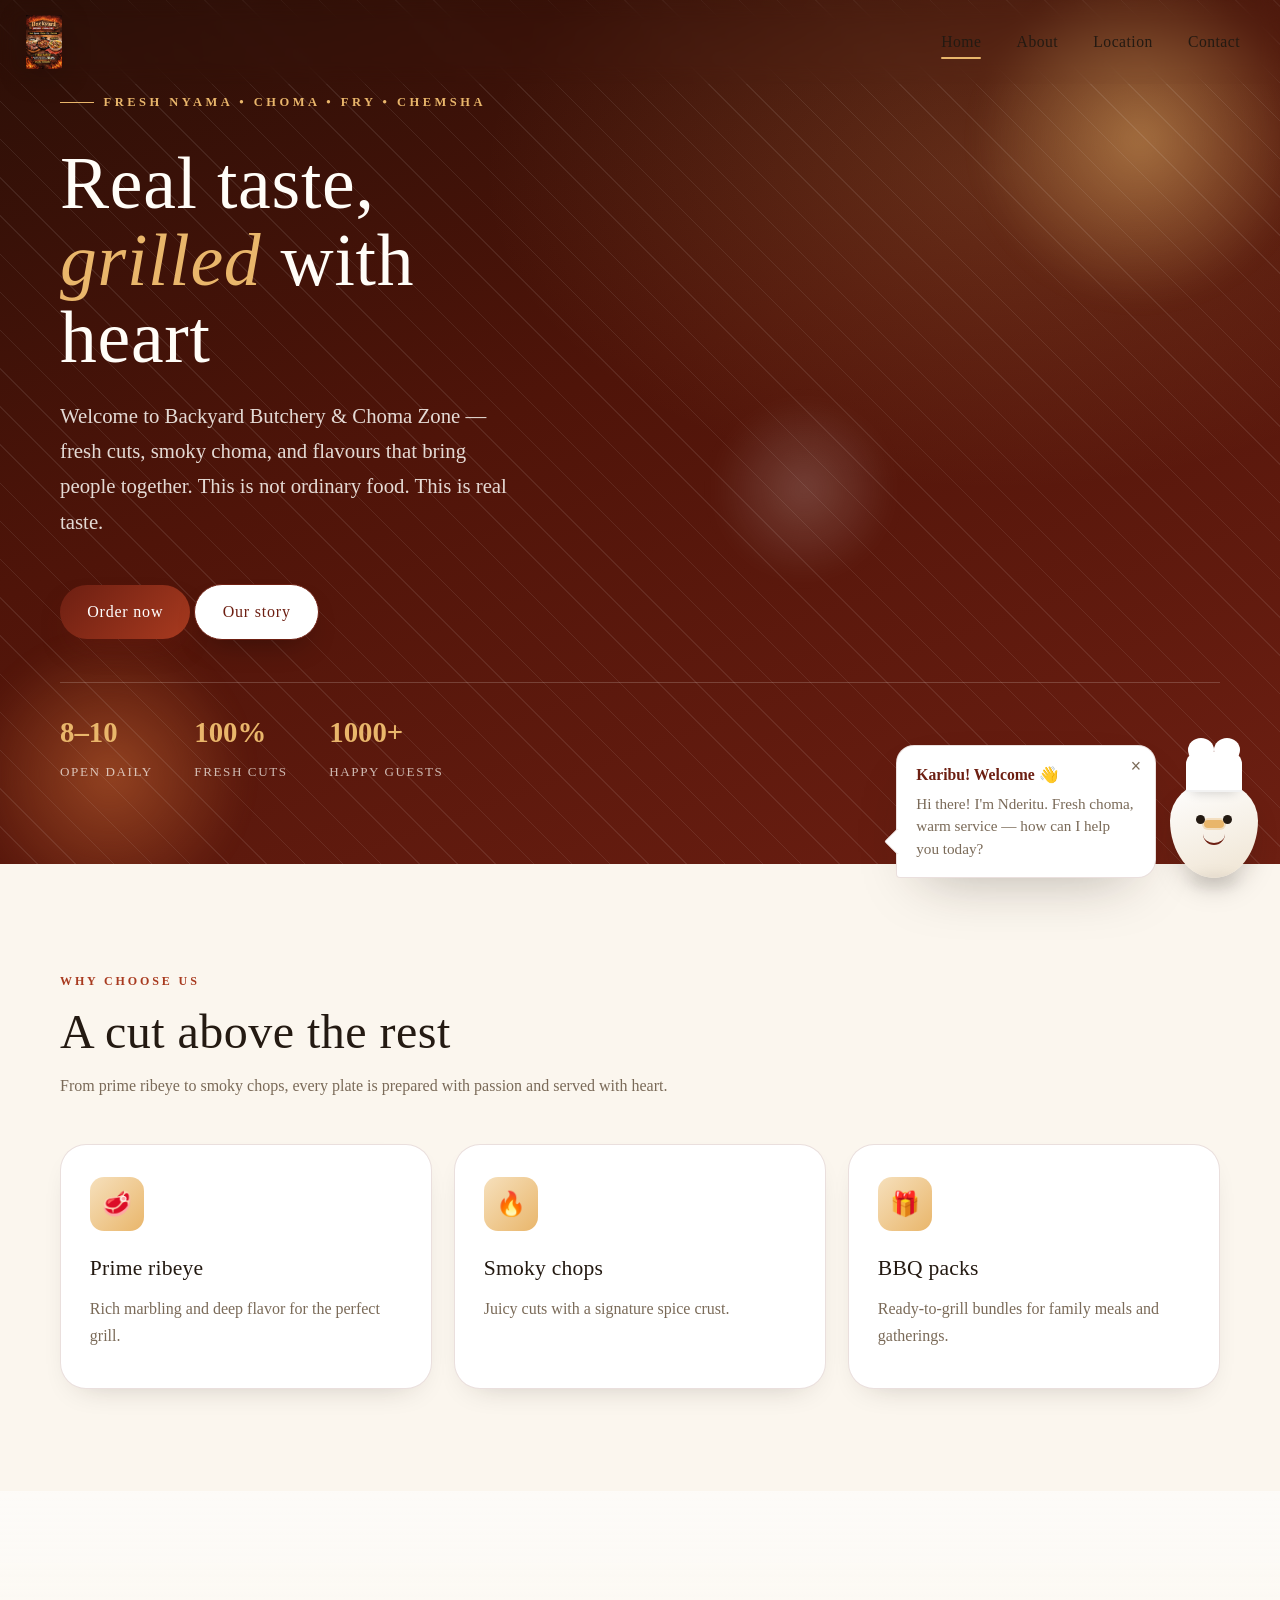
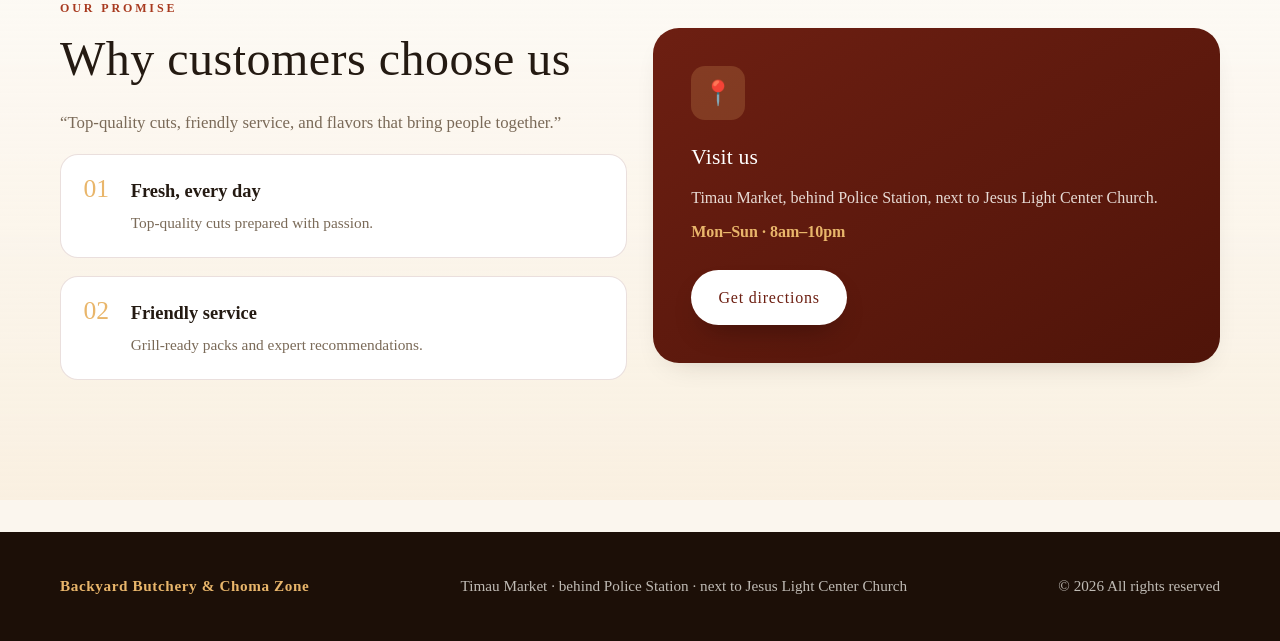
<file: index.html>
<!doctype html>
<html lang="en">
<head>
  <meta charset="utf-8">
  <meta name="viewport" content="width=device-width, initial-scale=1">
  <title>Backyard Butchery & Choma Zone - Home</title>
  <meta name="description" content="Fresh cuts, grilled to perfection. Choma, nyama, fry and chemsha in Timau Market.">
  <link rel="stylesheet" href="assets/style.css">
  <link rel="icon" type="image/png" href="assets/backyard-logo.png">
</head>
<body>
  <header class="site-header">
    <div class="container">
      <a class="brand" href="index.html">
        <img src="assets/backyard-logo.png" alt="Backyard Butchery & Choma Zone" class="brand-logo">
      </a>
      <button class="nav-toggle" aria-label="Menu" aria-expanded="false">
        <span></span><span></span><span></span>
      </button>
      <nav class="nav-links">
        <a href="index.html" class="active">Home</a>
        <a href="about.html">About</a>
        <a href="location.html">Location</a>
        <a href="contact.html">Contact</a>
      </nav>
    </div>
  </header>

  <section class="hero">
    <div class="orb gold"></div>
    <div class="orb ember"></div>
    <div class="orb smoke"></div>
    <div class="container anim-hero">
      <p class="eyebrow">Fresh Nyama • Choma • Fry • Chemsha</p>
      <h1>Real taste, <em>grilled</em> with heart</h1>
      <p class="lead">
        Welcome to Backyard Butchery &amp; Choma Zone — fresh cuts, smoky choma,
        and flavours that bring people together. This is not ordinary food.
        This is real taste.
      </p>
      <a class="button" href="contact.html">Order now</a>
      <a class="button ghost light" href="about.html">Our story</a>

      <div class="hero-stats">
        <div class="stat"><strong>8–10</strong><span>Open daily</span></div>
        <div class="stat"><strong>100%</strong><span>Fresh cuts</span></div>
        <div class="stat"><strong>1000+</strong><span>Happy guests</span></div>
      </div>
    </div>
  </section>

  <main>
    <section class="section">
      <div class="container">
        <div class="section-head reveal">
          <span class="kicker">Why choose us</span>
          <h2>A cut above the rest</h2>
          <p>From prime ribeye to smoky chops, every plate is prepared with passion and served with heart.</p>
        </div>

        <div class="grid-3 stagger">
          <div class="card reveal">
            <div class="icon">🥩</div>
            <h3>Prime ribeye</h3>
            <p>Rich marbling and deep flavor for the perfect grill.</p>
          </div>
          <div class="card reveal">
            <div class="icon">🔥</div>
            <h3>Smoky chops</h3>
            <p>Juicy cuts with a signature spice crust.</p>
          </div>
          <div class="card reveal">
            <div class="icon">🎁</div>
            <h3>BBQ packs</h3>
            <p>Ready-to-grill bundles for family meals and gatherings.</p>
          </div>
        </div>
      </div>
    </section>

    <section class="section alt">
      <div class="container grid-2" style="align-items:center;">
        <div class="reveal-left">
          <div class="section-head" style="margin-bottom:1.4rem;">
            <span class="kicker">Our promise</span>
            <h2>Why customers choose us</h2>
          </div>
          <p style="color:var(--muted); font-size:1.05rem;">
            “Top-quality cuts, friendly service, and flavors that bring people together.”
          </p>
          <div class="feat reveal">
            <span class="num">01</span>
            <div>
              <h4>Fresh, every day</h4>
              <p>Top-quality cuts prepared with passion.</p>
            </div>
          </div>
          <div class="feat reveal">
            <span class="num">02</span>
            <div>
              <h4>Friendly service</h4>
              <p>Grill-ready packs and expert recommendations.</p>
            </div>
          </div>
        </div>

        <div class="reveal-right">
          <div class="card" style="background:linear-gradient(150deg,var(--primary),var(--primary-dark)); color:#fffdf8; border:none; padding:2.4rem;">
            <div class="icon" style="background:rgba(233,182,107,0.2); color:var(--accent);">📍</div>
            <h3 style="color:#fff;">Visit us</h3>
            <p style="color:rgba(255,253,248,0.85);">
              Timau Market, behind Police Station, next to Jesus Light Center Church.
            </p>
            <p style="color:var(--accent); font-weight:700; margin-top:0.4rem;">Mon–Sun · 8am–10pm</p>
            <a class="button light" href="https://www.google.com/maps/dir/?api=1&destination=Backyard+butchery+36PR%2BRJ3+Timau" target="_blank" rel="noopener">Get directions</a>
          </div>
        </div>
      </div>
    </section>
  </main>

  <footer class="site-footer">
    <div class="container footer-content">
      <p><span class="brand-ft">Backyard Butchery &amp; Choma Zone</span></p>
      <p>Timau Market · behind Police Station · next to Jesus Light Center Church</p>
      <p>© 2026 All rights reserved</p>
    </div>
  </footer>

  <div class="welcome-host" role="dialog" aria-label="Welcome">
    <div class="welcome-bubble">
      <button class="welcome-close" aria-label="Close welcome">&times;</button>
      <div class="welcome-title">Karibu! Welcome 👋</div>
      <p class="welcome-text">Hi there! I'm Nderitu. Fresh choma, warm service — how can I help you today?</p>
    </div>
    <div class="mascot">
      <div class="mascot-body">
        <div class="mascot-hat"></div>
        <div class="mascot-face">
          <div class="mascot-eye-wrap"><span class="mascot-eye"></span><span class="mascot-eye"></span></div>
          <div class="mascot-smile"></div>
        </div>
      </div>
    </div>
  </div>

  <script src="assets/main.js"></script>
</body>
</html>
</file>
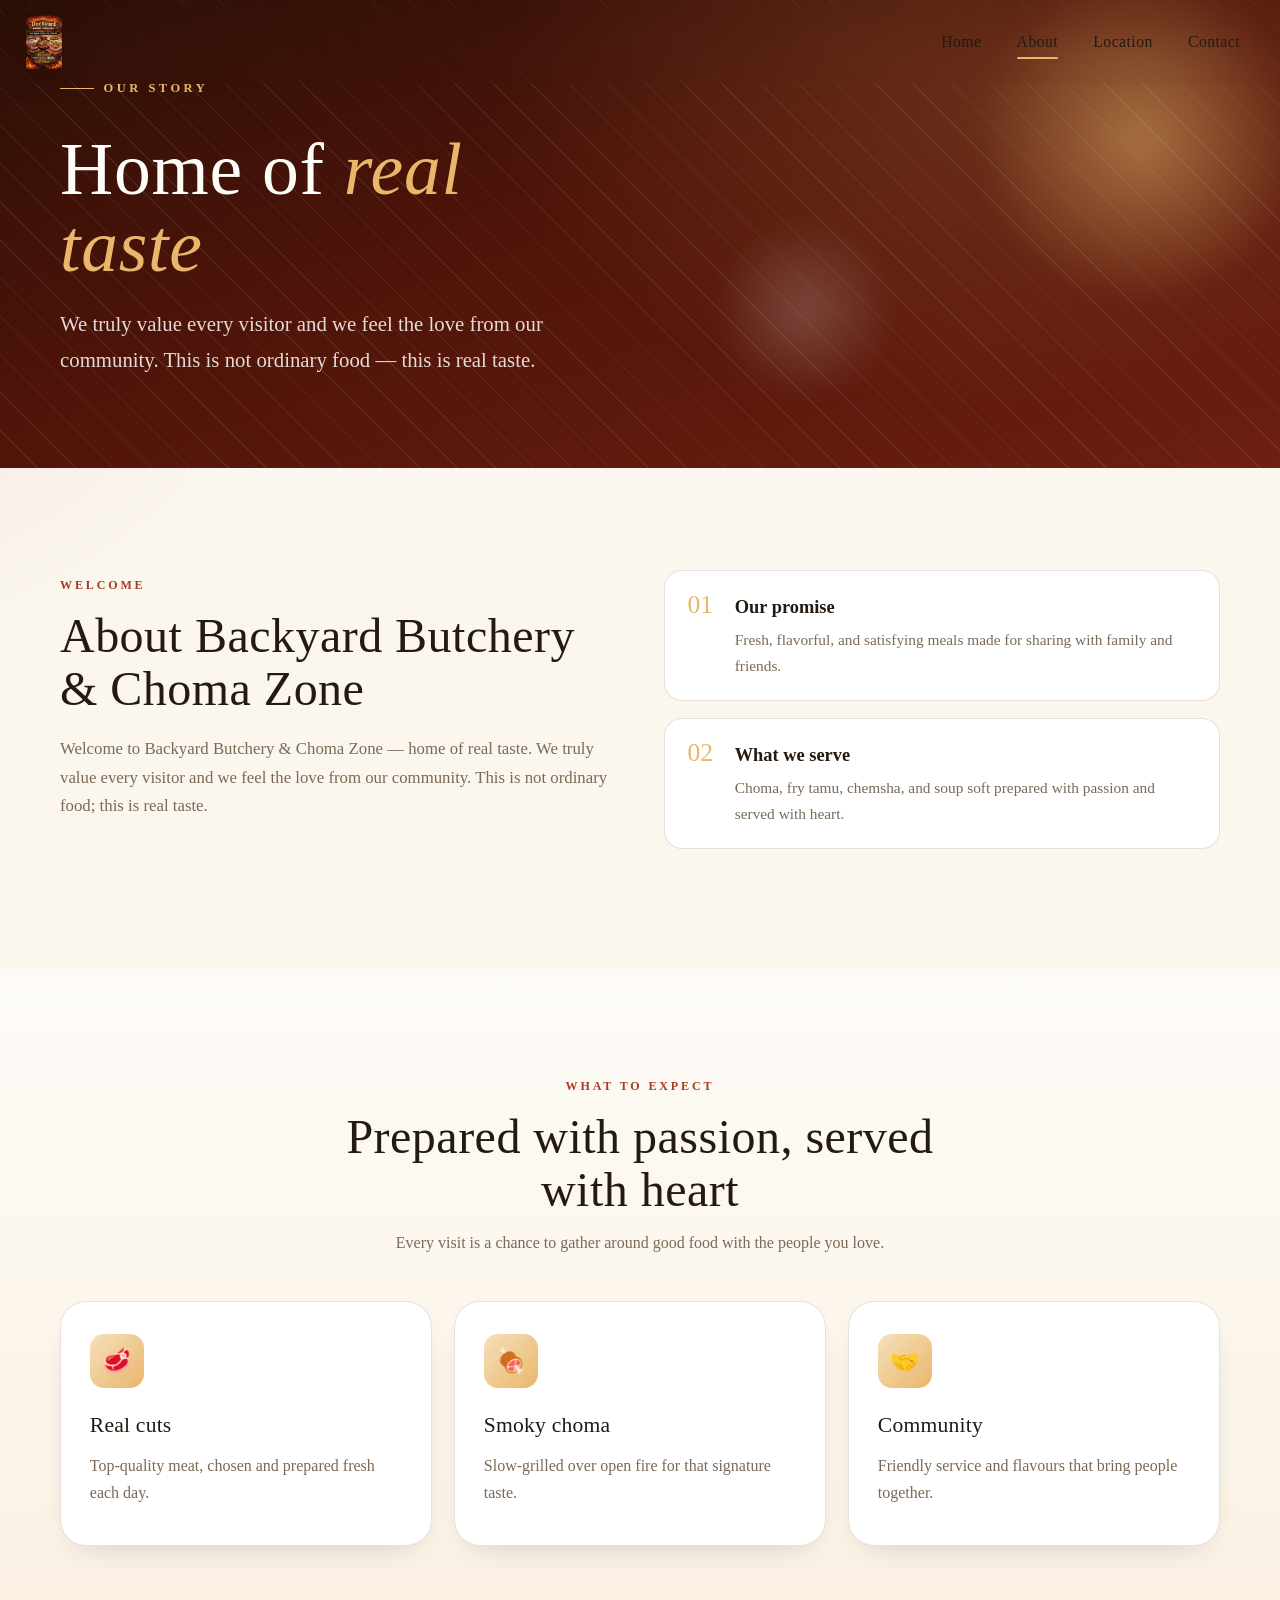
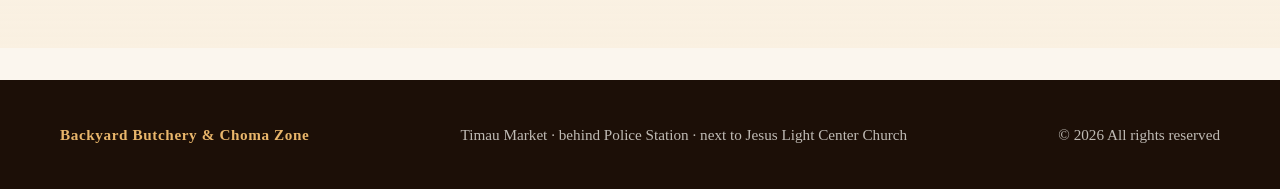
<file: about.html>
<!doctype html>
<html lang="en">
<head>
  <meta charset="utf-8">
  <meta name="viewport" content="width=device-width, initial-scale=1">
  <title>Backyard Butchery & Choma Zone - About</title>
  <meta name="description" content="Our story — home of real taste in Timau.">
  <link rel="stylesheet" href="assets/style.css">
  <link rel="icon" type="image/png" href="assets/backyard-logo.png">
</head>
<body>
  <header class="site-header">
    <div class="container">
      <a class="brand" href="index.html">
        <img src="assets/backyard-logo.png" alt="Backyard Butchery & Choma Zone" class="brand-logo">
      </a>
      <button class="nav-toggle" aria-label="Menu" aria-expanded="false">
        <span></span><span></span><span></span>
      </button>
      <nav class="nav-links">
        <a href="index.html">Home</a>
        <a href="about.html" class="active">About</a>
        <a href="location.html">Location</a>
        <a href="contact.html">Contact</a>
      </nav>
    </div>
  </header>

  <section class="hero" style="min-height:52vh;">
    <div class="orb gold"></div>
    <div class="orb smoke"></div>
    <div class="container anim-hero">
      <p class="eyebrow">Our story</p>
      <h1>Home of <em>real taste</em></h1>
      <p class="lead" style="max-width:52ch;">
        We truly value every visitor and we feel the love from our community.
        This is not ordinary food — this is real taste.
      </p>
    </div>
  </section>

  <main>
    <section class="section">
      <div class="container">
        <div class="grid-2" style="align-items:start; gap:3rem;">
          <div class="reveal-left">
            <div class="section-head" style="margin-bottom:1.2rem;">
              <span class="kicker">Welcome</span>
              <h2>About Backyard Butchery &amp; Choma Zone</h2>
            </div>
            <p style="color:var(--muted); font-size:1.05rem;">
              Welcome to Backyard Butchery &amp; Choma Zone — home of real taste.
              We truly value every visitor and we feel the love from our community.
              This is not ordinary food; this is real taste.
            </p>
          </div>

          <div class="reveal-right">
            <div class="feat">
              <span class="num">01</span>
              <div>
                <h4>Our promise</h4>
                <p>Fresh, flavorful, and satisfying meals made for sharing with family and friends.</p>
              </div>
            </div>
            <div class="feat">
              <span class="num">02</span>
              <div>
                <h4>What we serve</h4>
                <p>Choma, fry tamu, chemsha, and soup soft prepared with passion and served with heart.</p>
              </div>
            </div>
          </div>
        </div>
      </div>
    </section>

    <section class="section alt">
      <div class="container">
        <div class="section-head center reveal">
          <span class="kicker">What to expect</span>
          <h2>Prepared with passion, served with heart</h2>
          <p>Every visit is a chance to gather around good food with the people you love.</p>
        </div>
        <div class="grid-3 stagger">
          <div class="card reveal"><div class="icon">🥩</div><h3>Real cuts</h3><p>Top-quality meat, chosen and prepared fresh each day.</p></div>
          <div class="card reveal"><div class="icon">🍖</div><h3>Smoky choma</h3><p>Slow-grilled over open fire for that signature taste.</p></div>
          <div class="card reveal"><div class="icon">🤝</div><h3>Community</h3><p>Friendly service and flavours that bring people together.</p></div>
        </div>
      </div>
    </section>
  </main>

  <footer class="site-footer">
    <div class="container footer-content">
      <p><span class="brand-ft">Backyard Butchery &amp; Choma Zone</span></p>
      <p>Timau Market · behind Police Station · next to Jesus Light Center Church</p>
      <p>© 2026 All rights reserved</p>
    </div>
  </footer>

  <div class="welcome-host" role="dialog" aria-label="Welcome">
    <div class="welcome-bubble">
      <button class="welcome-close" aria-label="Close welcome">&times;</button>
      <div class="welcome-title">Karibu! Welcome 👋</div>
      <p class="welcome-text">Hi there! I'm Nderitu. Fresh choma, warm service — how can I help you today?</p>
    </div>
    <div class="mascot">
      <div class="mascot-body">
        <div class="mascot-hat"></div>
        <div class="mascot-face">
          <div class="mascot-eye-wrap"><span class="mascot-eye"></span><span class="mascot-eye"></span></div>
          <div class="mascot-smile"></div>
        </div>
      </div>
    </div>
  </div>

  <script src="assets/main.js"></script>
</body>
</html>
</file>
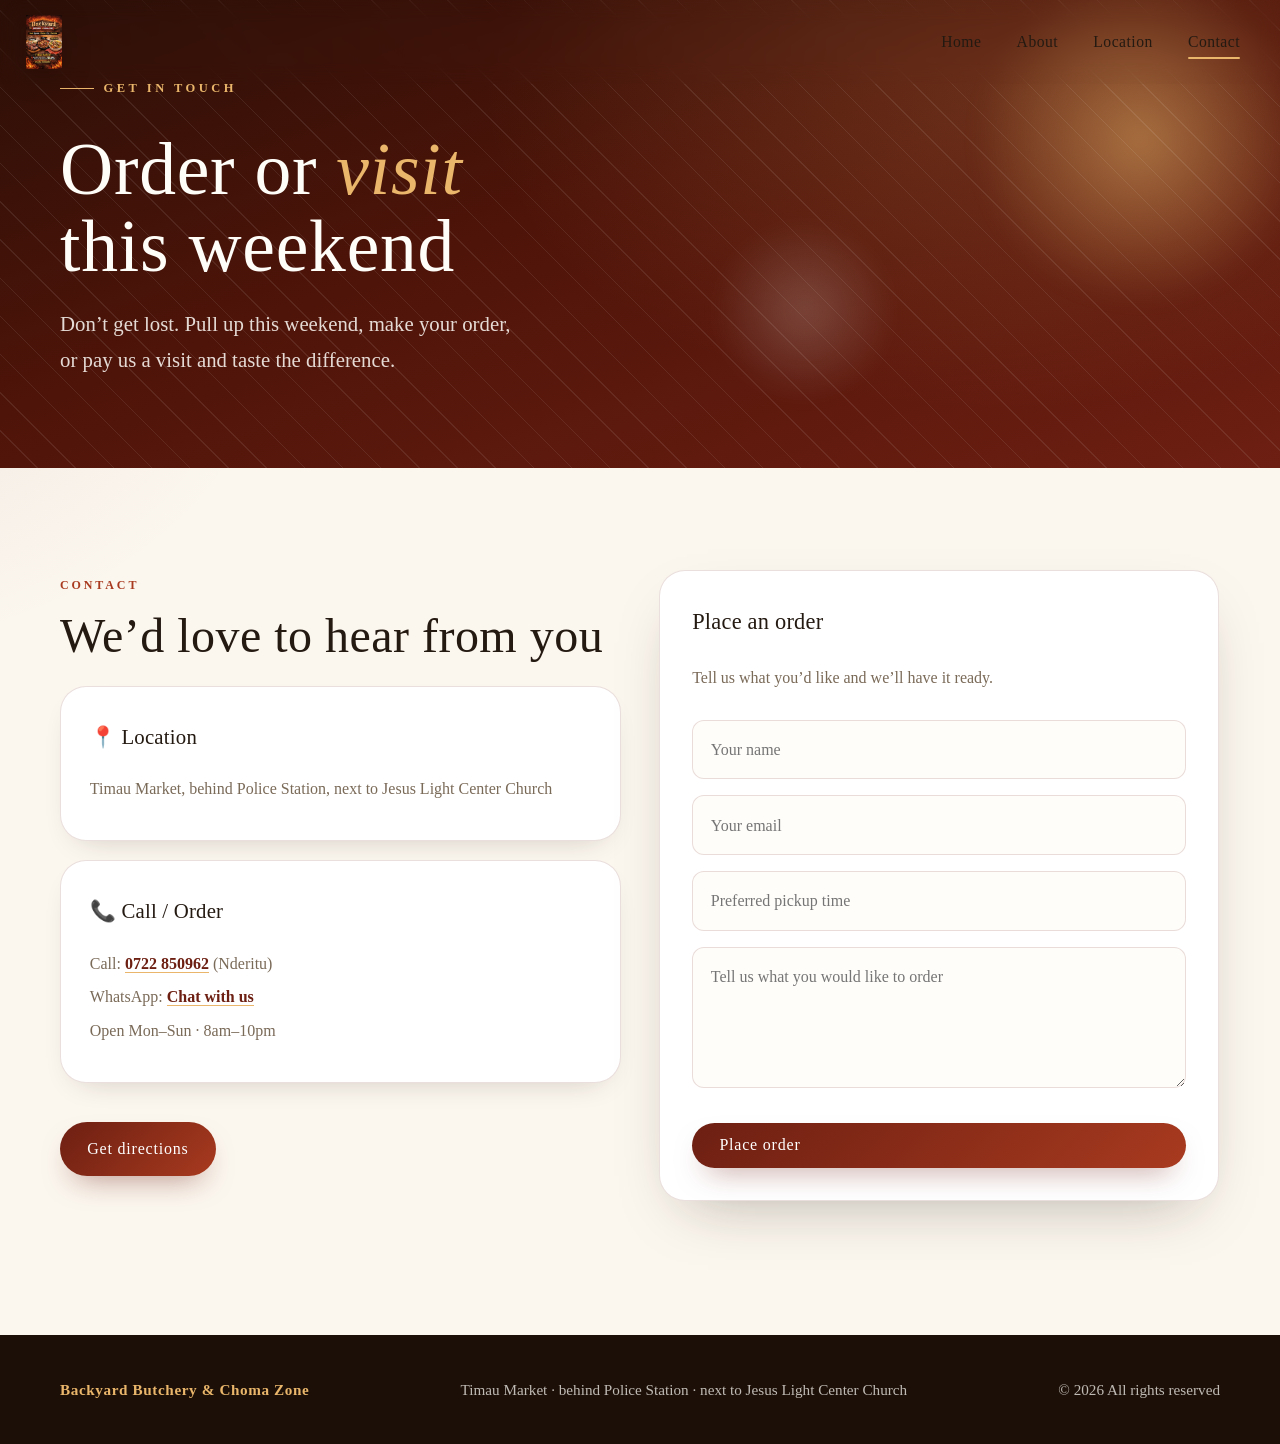
<file: contact.html>
<!doctype html>
<html lang="en">
<head>
  <meta charset="utf-8">
  <meta name="viewport" content="width=device-width, initial-scale=1">
  <title>Backyard Butchery & Choma Zone - Contact</title>
  <meta name="description" content="Contact us to order or visit.">
  <link rel="stylesheet" href="assets/style.css">
  <link rel="icon" type="image/png" href="assets/backyard-logo.png">
</head>
<body>
  <header class="site-header">
    <div class="container">
      <a class="brand" href="index.html">
        <img src="assets/backyard-logo.png" alt="Backyard Butchery & Choma Zone" class="brand-logo">
      </a>
      <button class="nav-toggle" aria-label="Menu" aria-expanded="false">
        <span></span><span></span><span></span>
      </button>
      <nav class="nav-links">
        <a href="index.html">Home</a>
        <a href="about.html">About</a>
        <a href="location.html">Location</a>
        <a href="contact.html" class="active">Contact</a>
      </nav>
    </div>
  </header>

  <section class="hero" style="min-height:52vh;">
    <div class="orb gold"></div>
    <div class="orb smoke"></div>
    <div class="container anim-hero">
      <p class="eyebrow">Get in touch</p>
      <h1>Order or <em>visit</em> this weekend</h1>
      <p class="lead">
        Don’t get lost. Pull up this weekend, make your order, or pay us a visit
        and taste the difference.
      </p>
    </div>
  </section>

  <main>
    <section class="section">
      <div class="container grid-2" style="gap:2.4rem; align-items:start;">
        <div class="reveal-left">
          <div class="section-head" style="margin-bottom:1.4rem;">
            <span class="kicker">Contact</span>
            <h2>We’d love to hear from you</h2>
          </div>

          <div class="contact-block" style="margin-bottom:1.2rem;">
            <h3>📍 Location</h3>
            <p>Timau Market, behind Police Station, next to Jesus Light Center Church</p>
          </div>

          <div class="contact-block" style="margin-bottom:1.2rem;">
            <h3>📞 Call / Order</h3>
            <p>Call: <a href="tel:+254722850962" class="highlight">0722 850962</a> (Nderitu)</p>
            <p>WhatsApp: <a href="https://wa.me/254722850962" class="highlight" target="_blank" rel="noopener">Chat with us</a></p>
            <p style="color:var(--muted);">Open Mon–Sun · 8am–10pm</p>
          </div>

          <a class="button" href="https://www.google.com/maps/dir/?api=1&destination=Backyard+butchery+36PR%2BRJ3+Timau" target="_blank" rel="noopener">Get directions</a>
        </div>

        <form class="contact-form reveal-right" id="contact-form">
          <h3 style="margin:0 0 0.4rem; font-size:1.4rem;">Place an order</h3>
          <p style="margin:0 0 0.8rem; color:var(--muted);">Tell us what you’d like and we’ll have it ready.</p>

          <label for="cf-name" class="visually-hidden">Name</label>
          <input type="text" id="cf-name" name="name" placeholder="Your name" required>

          <label for="cf-email" class="visually-hidden">Email</label>
          <input type="email" id="cf-email" name="email" placeholder="Your email" required>

          <label for="cf-time" class="visually-hidden">Preferred pickup time</label>
          <input type="text" id="cf-time" name="pickup_time" placeholder="Preferred pickup time">

          <label for="cf-msg" class="visually-hidden">Order details</label>
          <textarea id="cf-msg" name="message" placeholder="Tell us what you would like to order" rows="4"></textarea>

          <button class="button" type="submit">Place order</button>
        </form>
      </div>
    </section>
  </main>

  <footer class="site-footer">
    <div class="container footer-content">
      <p><span class="brand-ft">Backyard Butchery &amp; Choma Zone</span></p>
      <p>Timau Market · behind Police Station · next to Jesus Light Center Church</p>
      <p>© 2026 All rights reserved</p>
    </div>
  </footer>

  <div class="welcome-host" role="dialog" aria-label="Welcome">
    <div class="welcome-bubble">
      <button class="welcome-close" aria-label="Close welcome">&times;</button>
      <div class="welcome-title">Karibu! Welcome 👋</div>
      <p class="welcome-text">Hi there! I'm Nderitu. Fresh choma, warm service — how can I help you today?</p>
    </div>
    <div class="mascot">
      <div class="mascot-body">
        <div class="mascot-hat"></div>
        <div class="mascot-face">
          <div class="mascot-eye-wrap"><span class="mascot-eye"></span><span class="mascot-eye"></span></div>
          <div class="mascot-smile"></div>
        </div>
      </div>
    </div>
  </div>

  <script src="assets/main.js"></script>
</body>
</html>
</file>
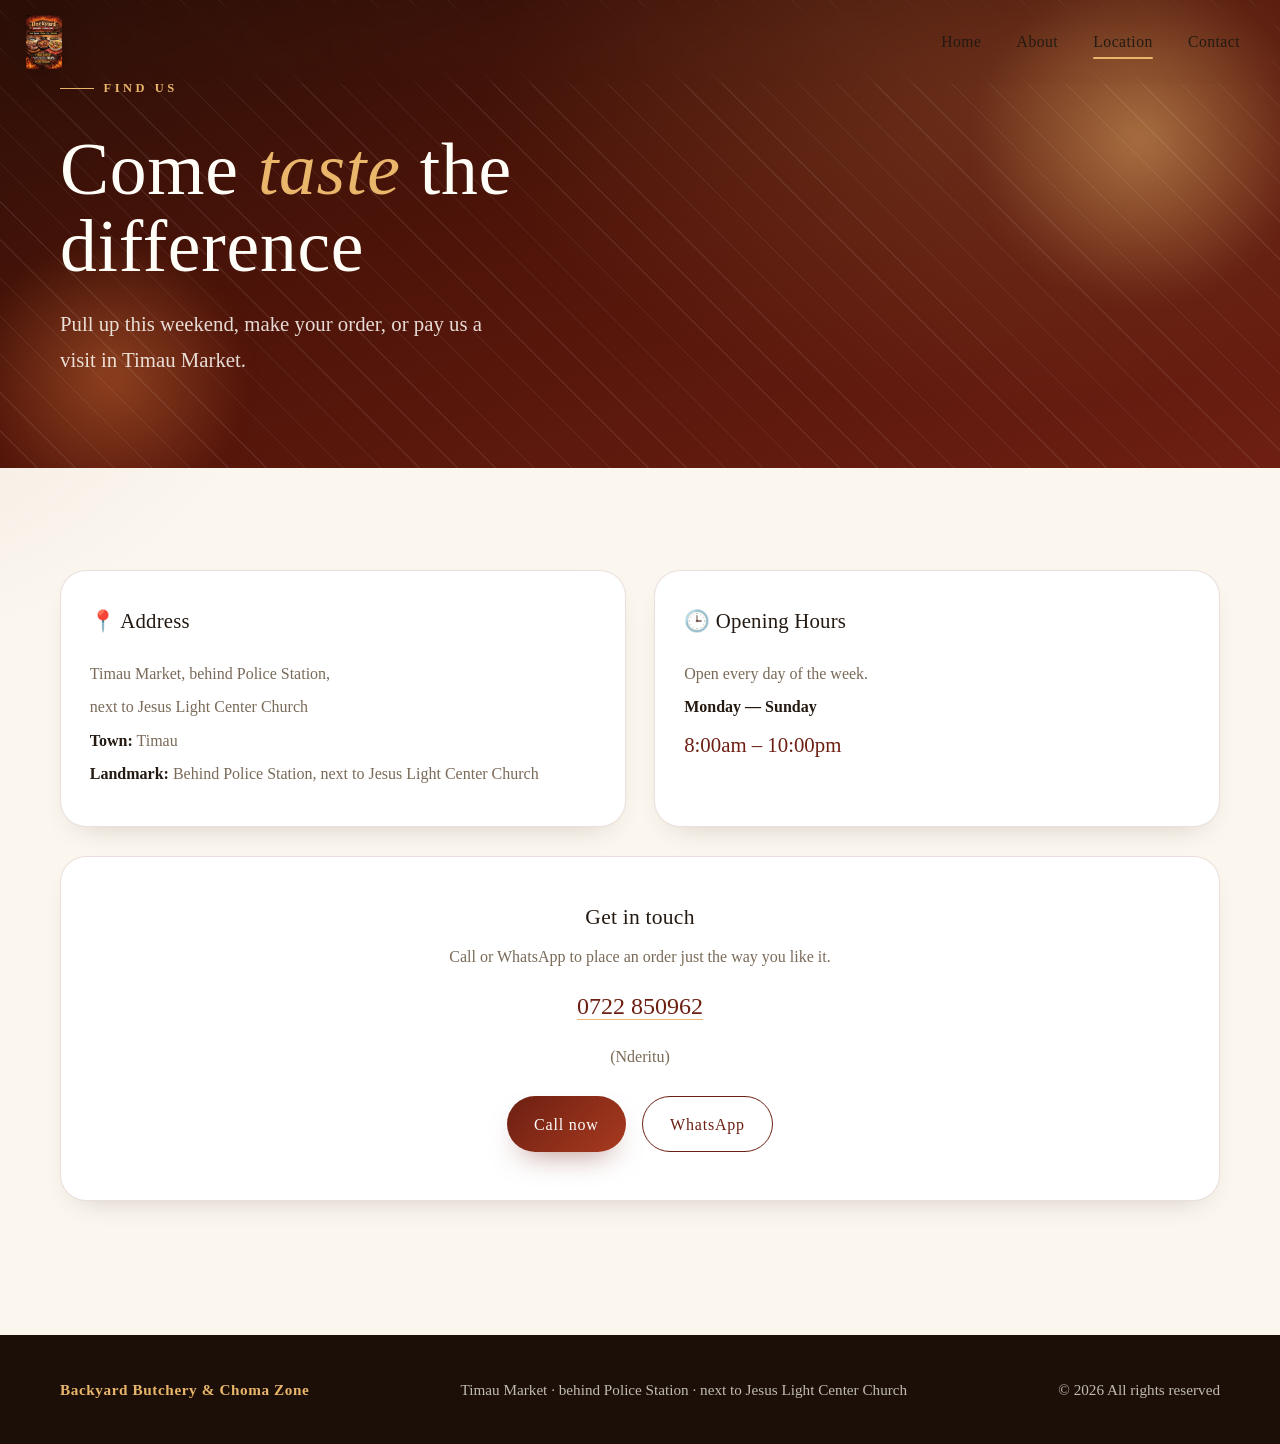
<file: location.html>
<!doctype html>
<html lang="en">
<head>
  <meta charset="utf-8">
  <meta name="viewport" content="width=device-width, initial-scale=1">
  <title>Backyard Butchery & Choma Zone — Location</title>
  <meta name="description" content="Find our restaurant in Timau.">
  <link rel="stylesheet" href="assets/style.css">
  <link rel="icon" type="image/png" href="assets/backyard-logo.png">
</head>
<body>
  <header class="site-header">
    <div class="container">
      <a class="brand" href="index.html">
        <img src="assets/backyard-logo.png" alt="Backyard Butchery & Choma Zone" class="brand-logo">
      </a>
      <button class="nav-toggle" aria-label="Menu" aria-expanded="false">
        <span></span><span></span><span></span>
      </button>
      <nav class="nav-links">
        <a href="index.html">Home</a>
        <a href="about.html">About</a>
        <a href="location.html" class="active">Location</a>
        <a href="contact.html">Contact</a>
      </nav>
    </div>
  </header>

  <section class="hero" style="min-height:52vh;">
    <div class="orb gold"></div>
    <div class="orb ember"></div>
    <div class="container anim-hero">
      <p class="eyebrow">Find us</p>
      <h1>Come <em>taste</em> the difference</h1>
      <p class="lead">
        Pull up this weekend, make your order, or pay us a visit in Timau Market.
      </p>
    </div>
  </section>

  <main>
    <section class="section">
      <div class="container">
        <div class="grid-2" style="gap:1.8rem; align-items:stretch;">
          <div class="contact-block reveal-left">
            <h3>📍 Address</h3>
            <p>Timau Market, behind Police Station,</p>
            <p>next to Jesus Light Center Church</p>
            <p><strong style="color:var(--ink);">Town:</strong> Timau</p>
            <p><strong style="color:var(--ink);">Landmark:</strong> Behind Police Station, next to Jesus Light Center Church</p>
          </div>

          <div class="contact-block reveal-right">
            <h3>🕒 Opening Hours</h3>
            <p>Open every day of the week.</p>
            <p><strong style="color:var(--ink);">Monday — Sunday</strong></p>
            <p style="font-size:1.3rem; font-family:var(--font-display); color:var(--primary);">8:00am – 10:00pm</p>
          </div>
        </div>

        <div class="card reveal" style="margin-top:1.8rem; text-align:center; padding:2.6rem;">
          <h3>Get in touch</h3>
          <p>Call or WhatsApp to place an order just the way you like it.</p>
          <p style="font-size:1.5rem; font-family:var(--font-display); margin:1rem 0;">
            <a href="tel:+254722850962" class="highlight" style="color:var(--primary); text-decoration:none; border-bottom:1px solid var(--accent);">0722 850962</a>
          </p>
          <p style="color:var(--muted);">(Nderitu)</p>
          <p style="display:flex; gap:1rem; justify-content:center; flex-wrap:wrap;">
            <a class="button" href="tel:+254722850962">Call now</a>
            <a class="button ghost" href="https://wa.me/254722850962" target="_blank" rel="noopener">WhatsApp</a>
          </p>
        </div>
      </div>
    </section>
  </main>

  <footer class="site-footer">
    <div class="container footer-content">
      <p><span class="brand-ft">Backyard Butchery &amp; Choma Zone</span></p>
      <p>Timau Market · behind Police Station · next to Jesus Light Center Church</p>
      <p>© 2026 All rights reserved</p>
    </div>
  </footer>

  <div class="welcome-host" role="dialog" aria-label="Welcome">
    <div class="welcome-bubble">
      <button class="welcome-close" aria-label="Close welcome">&times;</button>
      <div class="welcome-title">Karibu! Welcome 👋</div>
      <p class="welcome-text">Hi there! I'm Nderitu. Fresh choma, warm service — how can I help you today?</p>
    </div>
    <div class="mascot">
      <div class="mascot-body">
        <div class="mascot-hat"></div>
        <div class="mascot-face">
          <div class="mascot-eye-wrap"><span class="mascot-eye"></span><span class="mascot-eye"></span></div>
          <div class="mascot-smile"></div>
        </div>
      </div>
    </div>
  </div>

  <script src="assets/main.js"></script>
</body>
</html>
</file>
<file: assets/style.css>
/* ============================================
   Backyard Butchery & Choma Zone — Modern theme
   ============================================ */

:root {
  /* Palette — warm, earthy, classy */
  --primary: #6d1f12;        /* deep ember */
  --primary-dark: #4f1409;
  --primary-soft: #a83a1f;
  --accent: #e9b66b;         /* gold */
  --accent-soft: #f6e0bc;
  --cream: #fbf6ee;
  --ink: #241a12;
  --muted: #7a6a58;
  --line: rgba(109, 31, 18, 0.14);
  --glass: rgba(255, 254, 252, 0.82);

  --font-display: "Georgia", "Times New Roman", serif;
  --font-body: "Georgia", "Palatino", serif;

  --radius: 18px;
  --radius-lg: 26px;
  --shadow: 0 24px 60px -28px rgba(36, 26, 18, 0.35);
  --shadow-sm: 0 12px 32px -20px rgba(36, 26, 18, 0.3);
  --ease: cubic-bezier(0.22, 1, 0.36, 1);
  --header-h: 84px;
}

* { box-sizing: border-box; }

html { scroll-behavior: smooth; }

body {
  margin: 0;
  font-family: var(--font-body);
  color: var(--ink);
  background: var(--cream);
  line-height: 1.7;
  -webkit-font-smoothing: antialiased;
  overflow-x: hidden;
}

h1, h2, h3 {
  font-family: var(--font-display);
  font-weight: 400;
  letter-spacing: 0.01em;
}

img { max-width: 100%; display: block; }
a { color: inherit; }

.container {
  width: min(1160px, 92%);
  margin: 0 auto;
}

/* ---------- Decorative background ---------- */
body::before {
  content: "";
  position: fixed;
  inset: 0;
  z-index: -2;
  background:
    radial-gradient(60rem 40rem at 115% -5%, rgba(233, 182, 107, 0.16), transparent 60%),
    radial-gradient(50rem 36rem at -15% 35%, rgba(109, 31, 18, 0.07), transparent 60%),
    var(--cream);
}

/* ---------- Header ---------- */
.site-header {
  position: fixed;
  top: 0;
  left: 0;
  right: 0;
  z-index: 60;
  height: var(--header-h);
  display: flex;
  align-items: center;
  padding: 0 max(2vw, 20px);
  transition: background 0.4s var(--ease), box-shadow 0.4s var(--ease), height 0.4s var(--ease);
  backdrop-filter: blur(10px);
}

.site-header.scrolled {
  background: var(--glass);
  box-shadow: 0 8px 30px -18px rgba(36, 26, 18, 0.35);
  height: 70px;
  border-bottom: 1px solid var(--line);
}

.site-header .container {
  display: flex;
  justify-content: space-between;
  align-items: center;
  width: 100%;
}

.brand { display: flex; align-items: center; text-decoration: none; }

.brand-logo {
  height: 54px;
  width: auto;
  filter: drop-shadow(0 6px 14px rgba(0,0,0,0.18));
  transition: transform 0.5s var(--ease);
}
.brand:hover .brand-logo { transform: scale(1.04) rotate(-1deg); }

.nav-links { display: flex; align-items: center; gap: 0.4rem; }

.nav-links a {
  position: relative;
  text-decoration: none;
  color: var(--ink);
  font-size: 0.98rem;
  letter-spacing: 0.03em;
  padding: 0.55rem 0.9rem;
  transition: color 0.3s ease;
}

.nav-links a::after {
  content: "";
  position: absolute;
  left: 0.9rem;
  right: 0.9rem;
  bottom: 0.35rem;
  height: 2px;
  border-radius: 2px;
  background: var(--accent);
  transform: scaleX(0);
  transform-origin: left;
  transition: transform 0.35s var(--ease);
}

.nav-links a:hover { color: var(--primary); }
.nav-links a:hover::after,
.nav-links a.active::after { transform: scaleX(1); }

/* Mobile nav toggle */
.nav-toggle {
  display: none;
  background: none;
  border: none;
  cursor: pointer;
  padding: 8px;
}
.nav-toggle span {
  display: block;
  width: 26px;
  height: 2px;
  background: var(--ink);
  margin: 5px 0;
  border-radius: 2px;
  transition: transform 0.3s var(--ease), opacity 0.3s ease;
}

/* ---------- Buttons ---------- */
.button {
  display: inline-flex;
  align-items: center;
  gap: 0.55rem;
  padding: 0.85rem 1.7rem;
  background: linear-gradient(135deg, var(--primary), var(--primary-soft));
  color: #fff;
  text-decoration: none;
  border: none;
  border-radius: 999px;
  font-family: var(--font-body);
  font-size: 1rem;
  letter-spacing: 0.05em;
  cursor: pointer;
  box-shadow: 0 14px 30px -14px rgba(109, 31, 18, 0.55);
  transition: transform 0.35s var(--ease), box-shadow 0.35s var(--ease), filter 0.3s ease;
  margin-top: 1.2rem;
}

.button:hover {
  transform: translateY(-3px);
  box-shadow: 0 20px 38px -14px rgba(109, 31, 18, 0.6);
  filter: brightness(1.05);
}
.button:active { transform: translateY(-1px); }

.button.ghost {
  background: transparent;
  color: var(--primary);
  border: 1.5px solid var(--primary);
  box-shadow: none;
}
.button.ghost:hover { background: rgba(109,31,18,0.06); }

.button.light {
  background: #fff;
  color: var(--primary);
  box-shadow: 0 14px 30px -14px rgba(0,0,0,0.4);
}

/* ---------- Hero ---------- */
.hero {
  position: relative;
  min-height: 96vh;
  display: flex;
  align-items: center;
  overflow: hidden;
  background:
    radial-gradient(52rem 32rem at 78% 20%, rgba(233, 182, 107, 0.16), transparent 62%),
    linear-gradient(160deg, #2a0f07 0%, var(--primary-dark) 45%, var(--primary) 100%);
  color: #fffdf8;
}

.hero .container { position: relative; z-index: 2; }

.hero::before {
  content: "";
  position: absolute;
  inset: 0;
  z-index: 1;
  opacity: 0.16;
  background-image:
    repeating-linear-gradient(45deg,
      transparent 0 26px,
      rgba(255,255,255,0.5) 26px 27px);
  animation: float-drift 22s linear infinite;
}

/* Floating orbs */
.orb {
  position: absolute;
  border-radius: 50%;
  filter: blur(10px);
  z-index: 0;
  animation: float 12s ease-in-out infinite;
}
.orb.gold { width: 360px; height: 360px; top: -40px; right: -40px; background: radial-gradient(circle, rgba(233,182,107,0.5), transparent 65%); }
.orb.ember { width: 300px; height: 300px; bottom: -60px; left: -40px; background: radial-gradient(circle, rgba(220,120,60,0.45), transparent 65%); animation-delay: -4s; }
.orb.smoke { width: 200px; height: 200px; top: 45%; left: 55%; background: radial-gradient(circle, rgba(255,255,255,0.18), transparent 65%); animation-delay: -7s; }

@keyframes float {
  0%, 100% { transform: translateY(0) translateX(0); }
  50% { transform: translateY(-30px) translateX(20px); }
}

@keyframes float-drift {
  from { background-position: 0 0; }
  to { background-position: 90px 90px; }
}

.eyebrow {
  display: inline-flex;
  align-items: center;
  gap: 0.6rem;
  text-transform: uppercase;
  letter-spacing: 0.28em;
  font-size: 0.78rem;
  color: var(--accent);
  font-weight: 600;
}
.eyebrow::before {
  content: "";
  width: 34px;
  height: 1.5px;
  background: var(--accent);
}

.hero h1 {
  font-size: clamp(2.6rem, 6vw, 4.6rem);
  line-height: 1.05;
  margin: 1.2rem 0 1rem;
  max-width: 14ch;
}
.hero h1 em { font-style: italic; color: var(--accent); }

.hero .lead {
  font-size: clamp(1.05rem, 2.2vw, 1.3rem);
  max-width: 44ch;
  color: rgba(255, 253, 248, 0.85);
  margin-bottom: 1.6rem;
}

.hero-stats {
  display: flex;
  gap: 2.6rem;
  margin-top: 2.6rem;
  padding-top: 1.6rem;
  border-top: 1px solid rgba(255,253,248,0.18);
}
.hero-stats .stat strong {
  display: block;
  font-family: var(--font-display);
  font-size: 1.8rem;
  color: var(--accent);
}
.hero-stats .stat span {
  font-size: 0.82rem;
  letter-spacing: 0.12em;
  text-transform: uppercase;
  color: rgba(255,253,248,0.7);
}

/* ---------- Sections ---------- */
.section {
  padding: clamp(3.5rem, 8vw, 6.5rem) 0;
  position: relative;
}

.section.alt { background: linear-gradient(180deg, rgba(255,255,255,0.6), rgba(246,224,188,0.25)); }

.section-head {
  max-width: 640px;
  margin: 0 0 2.8rem;
}

.section-head.center { margin-left: auto; margin-right: auto; text-align: center; }

.section-head .kicker {
  text-transform: uppercase;
  letter-spacing: 0.24em;
  font-size: 0.75rem;
  color: var(--primary-soft);
  font-weight: 700;
}

.section-head h2 {
  font-size: clamp(2rem, 4.5vw, 3rem);
  line-height: 1.1;
  margin: 0.8rem 0 0.8rem;
}

.section-head p { color: var(--muted); margin: 0; }

/* ---------- Cards ---------- */
.grid-2 { display: grid; grid-template-columns: 1fr 1fr; gap: 1.6rem; }
.grid-3 { display: grid; grid-template-columns: repeat(3, 1fr); gap: 1.4rem; }

.card {
  background: #fff;
  border: 1px solid var(--line);
  border-radius: var(--radius-lg);
  padding: 2rem 1.8rem;
  box-shadow: var(--shadow-sm);
  transition: transform 0.45s var(--ease), box-shadow 0.45s var(--ease), border-color 0.35s ease;
  position: relative;
  overflow: hidden;
}

.card::before {
  content: "";
  position: absolute;
  top: 0; left: 0; right: 0;
  height: 3px;
  background: linear-gradient(90deg, var(--primary), var(--accent));
  transform: scaleX(0);
  transform-origin: left;
  transition: transform 0.5s var(--ease);
}

.card:hover {
  transform: translateY(-8px);
  box-shadow: var(--shadow);
  border-color: rgba(109,31,18,0.28);
}
.card:hover::before { transform: scaleX(1); }

.card .icon {
  width: 54px;
  height: 54px;
  display: grid;
  place-items: center;
  font-size: 1.5rem;
  border-radius: 14px;
  background: linear-gradient(135deg, var(--accent-soft), var(--accent));
  margin-bottom: 1.2rem;
}

.card h3 {
  font-size: 1.35rem;
  margin: 0 0 0.5rem;
}
.card p { color: var(--muted); margin: 0 0 0.4rem; }
.card p strong { color: var(--ink); }

/* ---------- Feature list / value props ---------- */
.feat {
  display: flex;
  gap: 1.2rem;
  padding: 1.3rem 1.4rem;
  border-radius: var(--radius);
  background: #fff;
  border: 1px solid var(--line);
  margin-bottom: 1.1rem;
  transition: transform 0.4s var(--ease), box-shadow 0.4s var(--ease);
}
.feat:hover { transform: translateX(6px); box-shadow: var(--shadow-sm); }
.feat .num {
  font-family: var(--font-display);
  font-size: 1.6rem;
  color: var(--accent);
  line-height: 1;
  min-width: 2.2ch;
}
.feat h4 { margin: 0 0 0.2rem; font-size: 1.15rem; font-weight: 600; }
.feat p { margin: 0; color: var(--muted); font-size: 0.96rem; }

/* ---------- Contact form ---------- */
.contact-form {
  display: grid;
  gap: 1rem;
  max-width: 560px;
  width: 100%;
  padding: 2rem;
  background: #fff;
  border: 1px solid var(--line);
  border-radius: var(--radius-lg);
  box-shadow: var(--shadow);
}

.contact-form input,
.contact-form textarea {
  padding: 0.95rem 1.1rem;
  border: 1.5px solid var(--line);
  border-radius: 12px;
  font: inherit;
  color: var(--ink);
  background: #fffdfa;
  transition: border-color 0.3s ease, box-shadow 0.3s ease;
}
.contact-form input:focus,
.contact-form textarea:focus {
  outline: none;
  border-color: var(--primary-soft);
  box-shadow: 0 0 0 4px rgba(168,58,31,0.12);
}
.contact-form textarea { resize: vertical; }

.contact-block {
  background: #fff;
  border: 1px solid var(--line);
  border-radius: var(--radius-lg);
  padding: 2rem 1.8rem;
  box-shadow: var(--shadow-sm);
}
.contact-block h3 { margin-top: 0; font-size: 1.3rem; }
.contact-block p { color: var(--muted); margin: 0.4rem 0; }
.contact-block a.highlight {
  color: var(--primary);
  font-weight: 700;
  text-decoration: none;
  border-bottom: 1px solid var(--accent);
}
.contact-block a.highlight:hover { border-bottom-color: var(--primary); }

/* ---------- Footer ---------- */
.site-footer {
  background: #1c0f07;
  color: rgba(255,253,248,0.72);
  padding: 2.6rem 0;
  margin-top: 2rem;
}
.footer-content {
  display: flex;
  justify-content: space-between;
  align-items: center;
  gap: 1.4rem;
  flex-wrap: wrap;
}
.footer-content p { margin: 0; font-size: 0.95rem; }
.footer-content .brand-ft { color: var(--accent); font-weight: 600; letter-spacing: 0.04em; }

/* ---------- Reveal animation ---------- */
.reveal {
  opacity: 0;
  transform: translateY(34px);
  transition: opacity 0.9s var(--ease), transform 0.9s var(--ease);
  will-change: opacity, transform;
}
.reveal.in { opacity: 1; transform: translateY(0); }

.reveal-left { opacity: 0; transform: translateX(-40px); transition: opacity 0.9s var(--ease), transform 0.9s var(--ease); }
.reveal-right { opacity: 0; transform: translateX(40px); transition: opacity 0.9s var(--ease), transform 0.9s var(--ease); }
.reveal-left.in, .reveal-right.in { opacity: 1; transform: translateX(0); }

/* stagger helper */
.stagger > * { transition-delay: calc(var(--i, 0) * 0.12s); }

/* ---------- Animations ---------- */
@keyframes fadeUp {
  from { opacity: 0; transform: translateY(30px); }
  to { opacity: 1; transform: translateY(0); }
}
.anim-hero > * { animation: fadeUp 1s var(--ease) both; }
.anim-hero > *:nth-child(1) { animation-delay: 0.1s; }
.anim-hero > *:nth-child(2) { animation-delay: 0.25s; }
.anim-hero > *:nth-child(3) { animation-delay: 0.4s; }
.anim-hero > *:nth-child(4) { animation-delay: 0.55s; }

/* ---------- Accessibility & form helpers ---------- */
.visually-hidden {
  position: absolute;
  width: 1px;
  height: 1px;
  margin: -1px;
  padding: 0;
  overflow: hidden;
  clip: rect(0 0 0 0);
  white-space: nowrap;
  border: 0;
}

.form-message {
  grid-column: 1 / -1;
  padding: 1.2rem 1.1rem;
  border-radius: 12px;
  background: #eaf6ec;
  border: 1px solid #b7dcbf;
  color: #2c6e3a;
  font-size: 1rem;
  line-height: 1.5;
}
.form-message.error {
  background: #fdeceb;
  border-color: #f0b6b2;
  color: #a52a1f;
}

/* ---------- Responsive ---------- */
@media (max-width: 760px) {
  .grid-2, .grid-3 { grid-template-columns: 1fr; }
  .hero-stats { gap: 1.4rem; flex-wrap: wrap; }
  .hero .anim-hero { display: flex; flex-wrap: wrap; }
  .hero .anim-hero .button { margin-right: 0.6rem; }
  .hero h1 { max-width: none; }
  .nav-toggle { display: block; }
  .nav-links {
    position: fixed;
    top: var(--header-h);
    left: 0; right: 0;
    flex-direction: column;
    align-items: center;
    gap: 0.3rem;
    background: var(--glass);
    backdrop-filter: blur(12px);
    padding: 1.4rem 0;
    box-shadow: 0 20px 40px -20px rgba(0,0,0,0.3);
    transform: translateY(-16px);
    opacity: 0;
    pointer-events: none;
    transition: transform 0.4s var(--ease), opacity 0.4s ease;
  }
  .nav-links.open { transform: translateY(0); opacity: 1; pointer-events: auto; }
  .nav-links a { width: 100%; text-align: center; padding: 0.8rem; }
  .nav-links a::after { left: 50%; right: 50%; }
  .nav-links a:hover::after { left: 20%; right: 20%; }
  .nav-toggle.open span:nth-child(1) { transform: translateY(7px) rotate(45deg); }
  .nav-toggle.open span:nth-child(2) { opacity: 0; }
  .nav-toggle.open span:nth-child(3) { transform: translateY(-7px) rotate(-45deg); }
  .site-header { padding: 0 16px; }
  .brand-logo { height: 46px; }
  .welcome-host {
    right: 12px;
    bottom: 12px;
    gap: 0.7rem;
    max-width: calc(100vw - 24px);
  }
  .welcome-bubble { padding: 0.9rem 1.1rem; font-size: 0.9rem; }
  .welcome-bubble::after {
    left: auto;
    right: 52px;
    top: 30px;
  }
}

/* ============================================
   Welcome host — animated greeting mascot
   ============================================ */
.welcome-host {
  position: fixed;
  right: 22px;
  bottom: 22px;
  z-index: 80;
  display: flex;
  align-items: flex-end;
  gap: 0.9rem;
  opacity: 0;
  transform: translateY(40px) scale(0.9);
  pointer-events: none;
  transition: opacity 0.7s var(--ease), transform 0.7s var(--ease);
}
.welcome-host.show {
  opacity: 1;
  transform: translateY(0) scale(1);
  pointer-events: auto;
}
.welcome-host.hidden { display: none; }

/* Speech bubble */
.welcome-bubble {
  position: relative;
  background: #fff;
  border: 1px solid var(--line);
  border-radius: 18px 18px 18px 4px;
  padding: 1rem 1.2rem;
  box-shadow: var(--shadow);
  max-width: 260px;
  color: var(--ink);
  animation: bubble-pop 0.6s var(--ease) both;
}
.welcome-bubble .welcome-title {
  font-family: var(--font-display);
  font-weight: 600;
  font-size: 0.98rem;
  color: var(--primary);
  margin-bottom: 0.25rem;
}
.welcome-bubble .welcome-text {
  margin: 0;
  color: var(--muted);
  font-size: 0.95rem;
  line-height: 1.5;
}
.welcome-bubble::after {
  content: "";
  position: absolute;
  left: -9px;
  bottom: 26px;
  width: 18px;
  height: 18px;
  background: #fff;
  border-bottom: 1px solid var(--line);
  border-left: 1px solid var(--line);
  transform: rotate(45deg);
  border-radius: 2px;
}
.welcome-close {
  position: absolute;
  top: 8px;
  right: 10px;
  background: none;
  border: none;
  font-size: 1.1rem;
  line-height: 1;
  color: var(--muted);
  cursor: pointer;
  padding: 4px;
  transition: color 0.3s ease, transform 0.3s var(--ease);
}
.welcome-close:hover { color: var(--primary); transform: rotate(90deg); }

@keyframes bubble-pop {
  0% { opacity: 0; transform: translateY(12px) scale(0.92); }
  100% { opacity: 1; transform: translateY(0) scale(1); }
}

/* Mascot — a friendly chef, drawn with pure CSS */
.mascot {
  pointer-events: none;
}
.mascot-body {
  width: 88px;
  height: 96px;
  background: linear-gradient(160deg, #ffffff, #efe4d2);
  border-radius: 46% 46% 50% 50% / 40% 40% 60% 60%;
  position: relative;
  box-shadow: 0 16px 30px -12px rgba(36,26,18,0.35);
  animation: mascot-bob 3.4s ease-in-out infinite;
  display: flex;
  align-items: center;
  justify-content: center;
}

.mascot-body::after {
  content: "";
  position: absolute;
  bottom: -10px;
  width: 60%;
  height: 14px;
  background: rgba(0,0,0,0.06);
  border-radius: 50%;
  filter: blur(6px);
}

@keyframes mascot-bob {
  0%, 100% { transform: translateY(0); }
  50% { transform: translateY(-8px); }
}

/* Face */
.mascot-face {
  position: relative;
  z-index: 2;
}
.mascot-eye-wrap { display: flex; gap: 18px; margin-bottom: 10px; }
.mascot-eye {
  width: 9px;
  height: 9px;
  background: var(--ink);
  border-radius: 50%;
  animation: mascot-blink 4.5s infinite;
}
@keyframes mascot-blink {
  0%, 92%, 100% { transform: scaleY(1); }
  95% { transform: scaleY(0.12); }
}
.mascot-smile {
  width: 22px;
  height: 11px;
  border-bottom: 2.5px solid var(--primary);
  border-radius: 0 0 24px 24px;
  margin: 0 auto;
}

/* Chef hat */
.mascot-hat {
  position: absolute;
  top: -30px;
  left: 50%;
  transform: translateX(-50%);
  width: 56px;
  height: 40px;
  background: #fff;
  border-radius: 12px 12px 0 0;
  box-shadow: inset 0 -8px 0 -6px rgba(0,0,0,0.05), 0 6px 12px -6px rgba(0,0,0,0.2);
}
.mascot-hat::before,
.mascot-hat::after {
  content: "";
  position: absolute;
  top: -14px;
  width: 26px;
  height: 24px;
  background: #fff;
  border-radius: 50%;
}
.mascot-hat::before { left: 2px; }
.mascot-hat::after { right: 2px; }

/* Little apron tie */
.mascot-body::before {
  content: "";
  position: absolute;
  top: 38px;
  width: 20px;
  height: 8px;
  background: var(--accent);
  border-radius: 4px;
  box-shadow: 0 0 0 2px rgba(233,182,107,0.35);
}
</file>
